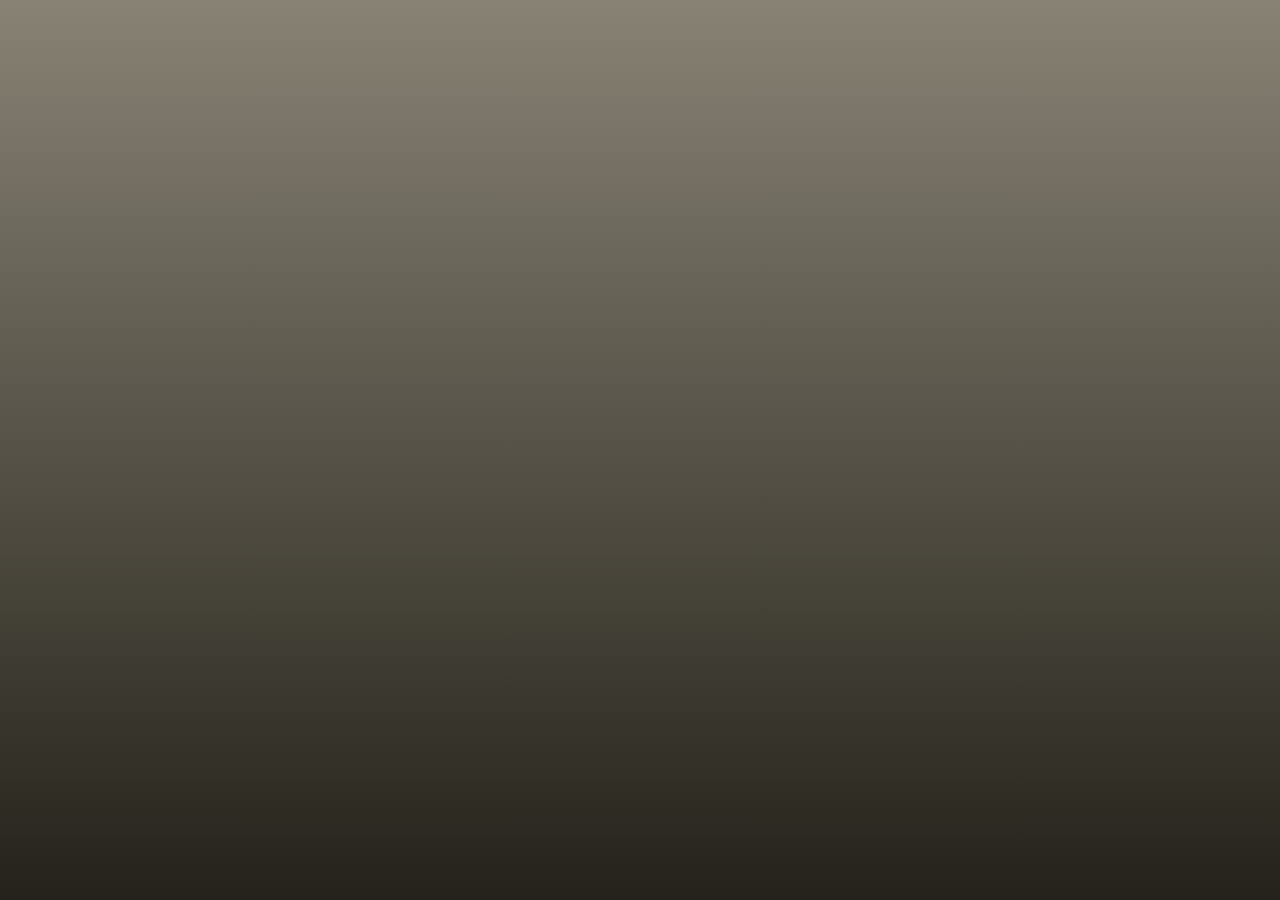
<file: index.html>
<!DOCTYPE html>
<html lang="fr">
<head>
  <meta charset="UTF-8">
  <meta name="viewport" content="width=device-width, initial-scale=1.0">
  <title>XIII</title>
  <link href="https://fonts.googleapis.com/css2?family=Cardo:wght@400;700&display=swap" rel="stylesheet">
  <style>
    body {
      margin: 0;
      height: 100vh;
      background: linear-gradient(to bottom, #878274, #24221a);
      cursor: pointer;
      overflow: hidden;
      position: relative;
      opacity: 1;
      transition: opacity 1s ease; /* transition pour le fondu sortant */
    }

    body.fade-out {
      opacity: 0;
    }

    .logo-container {
      position: absolute;
      top: 50%;
      left: 50%;
      transform: translate(-50%, -50%);
      width: 800px;
      max-width: 70%;
      height: auto;
    }

    .logo-container img {
      position: absolute;
      top: 50%;
      left: 50%;
      transform: translate(-50%, -50%);
      width: 100%;
      height: auto;
      user-select: none;
      pointer-events: none;
    }

    /* Fade-in pour XIII.svg */
    .logo-container img.xiii {
      opacity: 0;
      animation: fadeIn 1s forwards;
    }

    /* Dévoilement pour Barres_textes.svg */
    .logo-container img.barres {
      clip-path: inset(0 100% 0 0);
      animation: reveal 1s forwards;
      animation-delay: 1s;
    }

    @keyframes fadeIn {
      from { opacity: 0; }
      to { opacity: 1; }
    }

    @keyframes reveal {
      from { clip-path: inset(0 100% 0 0); }
      to   { clip-path: inset(0 0 0 0); }
    }
  </style>
</head>
<body onclick="fadeAndRedirect()">

  <div class="logo-container">
    <img src="XIII.svg" alt="Logo XIII Elite Club" class="xiii">
    <img src="Barres_textes.svg" alt="Texte superposé" class="barres">
  </div>

  <script>
    function fadeAndRedirect() {
      document.body.classList.add('fade-out');
      setTimeout(() => {
        window.location.href = 'accueil.html';
      }, 1000); // délai du fondu
    }

    // Redirection automatique après animations + pause
    setTimeout(() => {
      fadeAndRedirect();
    }, 3500);
  </script>

</body>
</html>
</file>
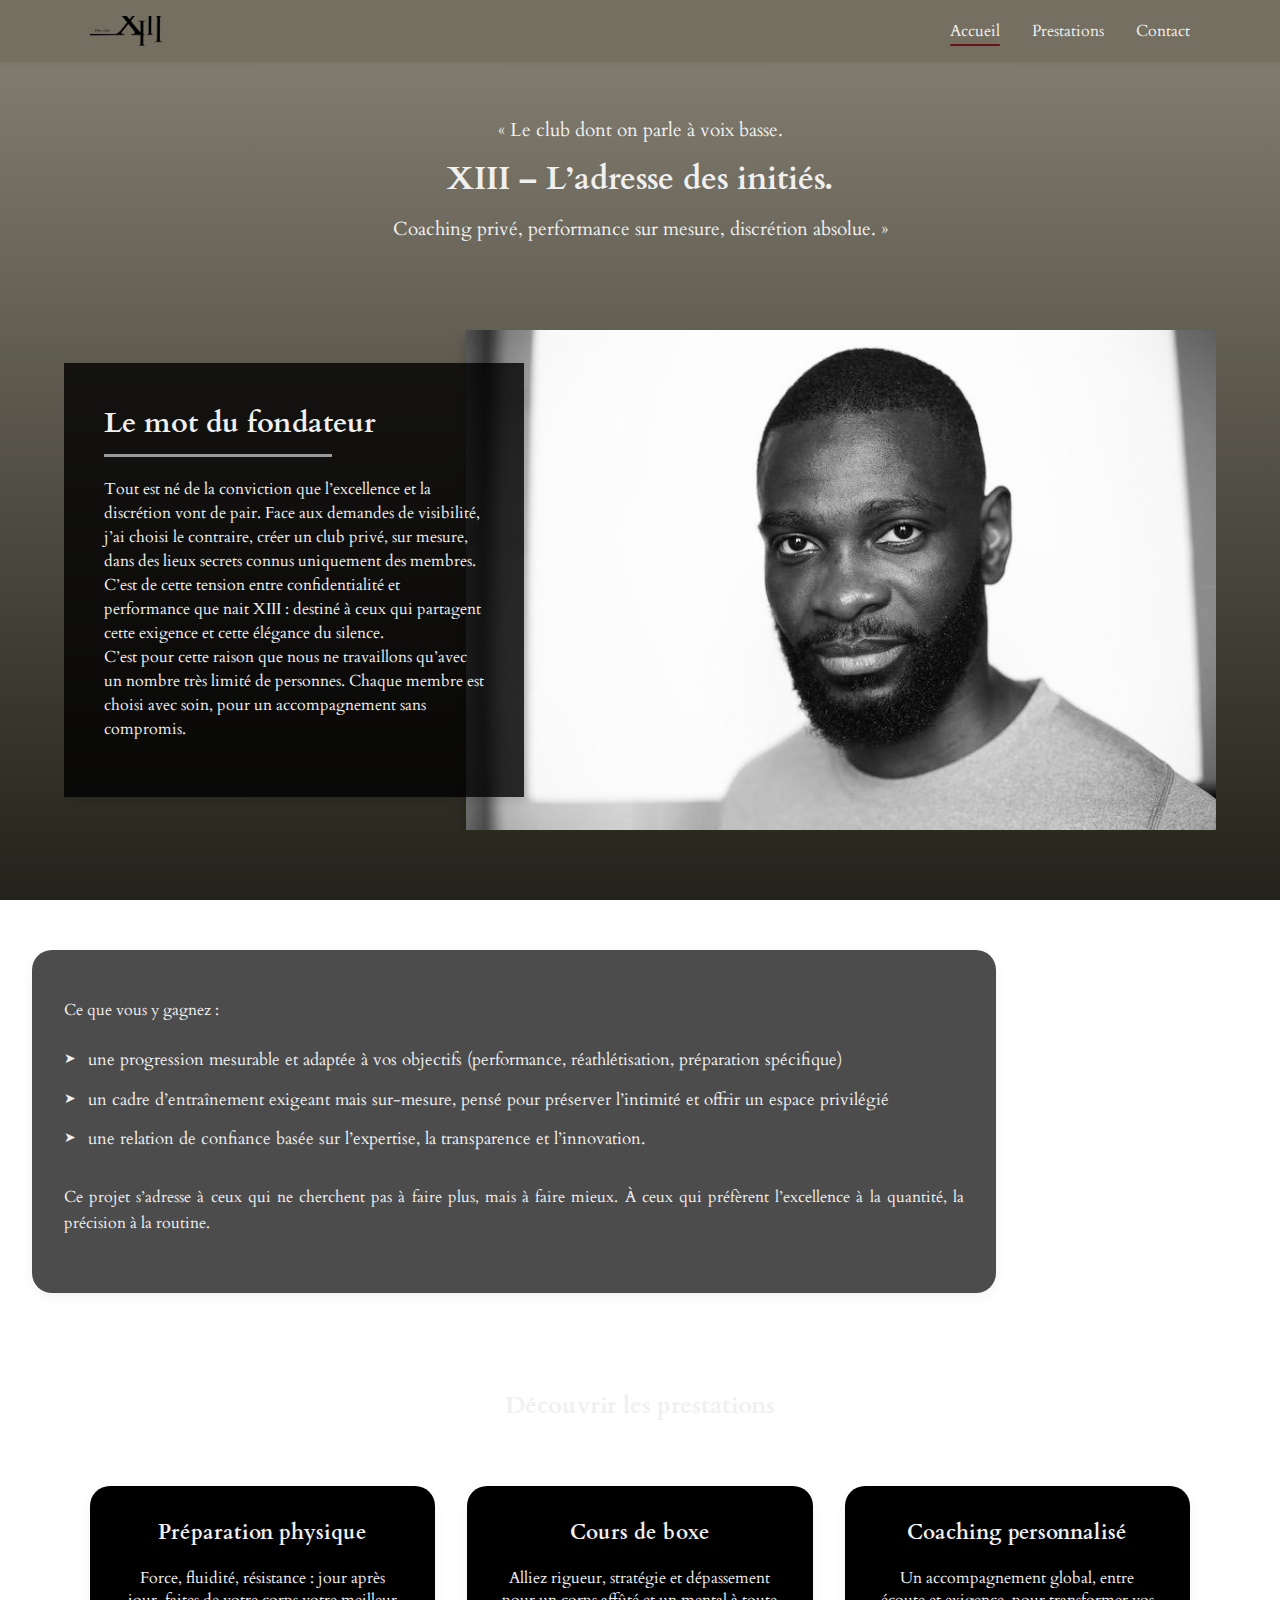
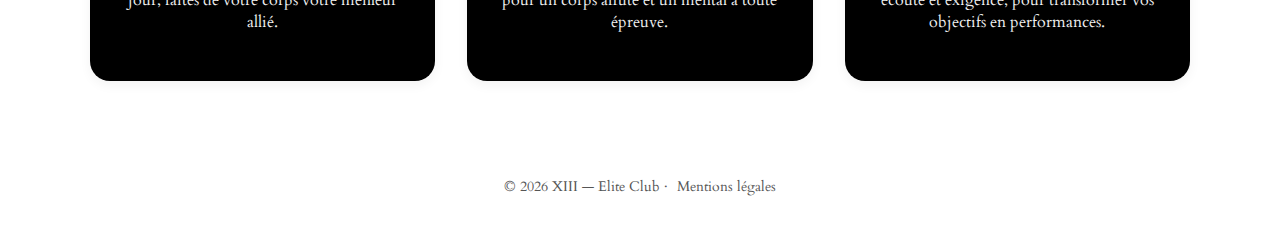
<file: accueil.html>
<!DOCTYPE html>
<html lang="fr">
<head>
  <meta charset="UTF-8">
  <meta name="viewport" content="width=device-width, initial-scale=1.0">
  <title>XIII – Elite Club</title>
  <link href="https://fonts.googleapis.com/css2?family=Cardo:wght@400;700&display=swap" rel="stylesheet">
  <link rel="stylesheet" href="style_dark.css">
</head>
<body>

  <header>
    <nav>
      <div class="logo">
        <a href="accueil.html">
          <img src="logo.png">
        </a>
      </div>

      <button class="menu-toggle" aria-label="Ouvrir le menu">
        <span></span>
        <span></span>
        <span></span>
      </button>

      <ul class="nav-links">
        <li><a href="accueil.html" class="active">Accueil</a></li>
        <li><a href="prestations.html">Prestations</a></li>
        <li><a href="contact.html">Contact</a></li>
      </ul>
    </nav>

  </header>

  <section class="intro">
    <p>« Le club dont on parle à voix basse.</p>
    <h1>XIII – L’adresse des initiés.</h1>
    <p>Coaching privé, performance sur mesure, discrétion absolue. »</p>
  </section>

  <!-- <hr class="separator"> -->

  <div class="container-carte">
      <img src="portraitbw.jpg" alt="Portrait" class="portrait">
      <div class="carte">
        <div class="contenu-carte">
        <h1>Le mot du fondateur</h1>
        <div class="texte-carte"></div>
          <p>
              Tout est né de la conviction que l’excellence et la discrétion vont de pair.  Face aux demandes de visibilité, j’ai choisi le contraire, créer un club privé, sur mesure, dans des lieux secrets connus uniquement des membres. C’est de cette tension entre confidentialité et performance que nait XIII : destiné à ceux qui partagent cette exigence et cette élégance du silence. 
              <br>
              C’est pour cette raison que nous ne travaillons qu’avec un nombre très limité de personnes. Chaque membre est choisi avec soin, pour un accompagnement sans compromis.
          </p>
        </div>
      </div>
  </div>

  <!-- <hr class="separator"> -->


  <!-- <section class="mot-du-fondateur">
    <h2>Le mot du fondateur :</h2>
    <p>
      Tout est né de la conviction que l’excellence et la discrétion vont de pair.  Face aux demandes de visibilité, j’ai choisi le contraire, créer un club privé, sur mesure, dans des lieux secrets connus uniquement des membres. C’est de cette tension entre confidentialité et performance que nait XIII : destiné à ceux qui partagent cette exigence et cette élégance du silence. 
      <br>
      C’est pour cette raison que nous ne travaillons qu’avec un nombre très limité de personnes. Chaque membre est choisi avec soin, pour un accompagnement sans compromis.
    </p>
  </section> -->

  <section class="arguments">
    <p>
      Ce que vous y gagnez :
    </p>
    <ul>
      <li>une progression mesurable et adaptée à vos objectifs (performance, réathlétisation, préparation spécifique) </li>
      <li>un cadre d’entraînement exigeant mais sur-mesure, pensé pour préserver l’intimité et offrir un espace privilégié</li>
      <li>une relation de confiance basée sur l’expertise, la transparence et l’innovation.</li>
    </ul>
    <p>
      Ce projet s’adresse à ceux qui ne cherchent pas à faire plus, mais à faire mieux.
      À ceux qui préfèrent l’excellence à la quantité, la précision à la routine.
    </p>
  </section>

  <h2 class="decouvrir-prestations">Découvrir les prestations</h2>

  <section class="services">

    <div class="card">
      <a  href="prestations.html#prestation-preparation">
      <h3>Préparation physique</h3>
      <p>Force, fluidité, résistance : jour après jour, faites de votre corps votre meilleur allié.</p>
      </a>
    </div>

    <div class="card" >
      <a href="prestations.html#prestation-boxe">
      <h3>Cours de boxe</h3>
      <p>Alliez rigueur, stratégie et dépassement pour un corps affûté et un mental à toute épreuve.</p>
      </a>
    </div>

    <div class="card">
      <a href="prestations.html#prestation-coaching">
      <h3>Coaching personnalisé</h3>
      <p>Un accompagnement global, entre écoute et exigence, pour transformer vos objectifs en performances.</p>
      </a>
    </div>

  </section>

  <!-- <div class="cta-contact">
    <a href="contact.html" class="btn">Contact</a>
  </div> -->

  <footer>
    © <span id="year"></span> XIII — Elite Club  
    · <a href="mentions-legales.html" class="legal-link">Mentions légales</a>
  </footer>


  <script>
    document.getElementById('year').textContent = new Date().getFullYear();
  </script>

  

</body>

<script>
  const toggle = document.querySelector('.menu-toggle');
  const navLinks = document.querySelector('.nav-links');

  toggle.addEventListener('click', () => {
    toggle.classList.toggle('open');
    navLinks.classList.toggle('open');
  });
</script>

</html>
</file>
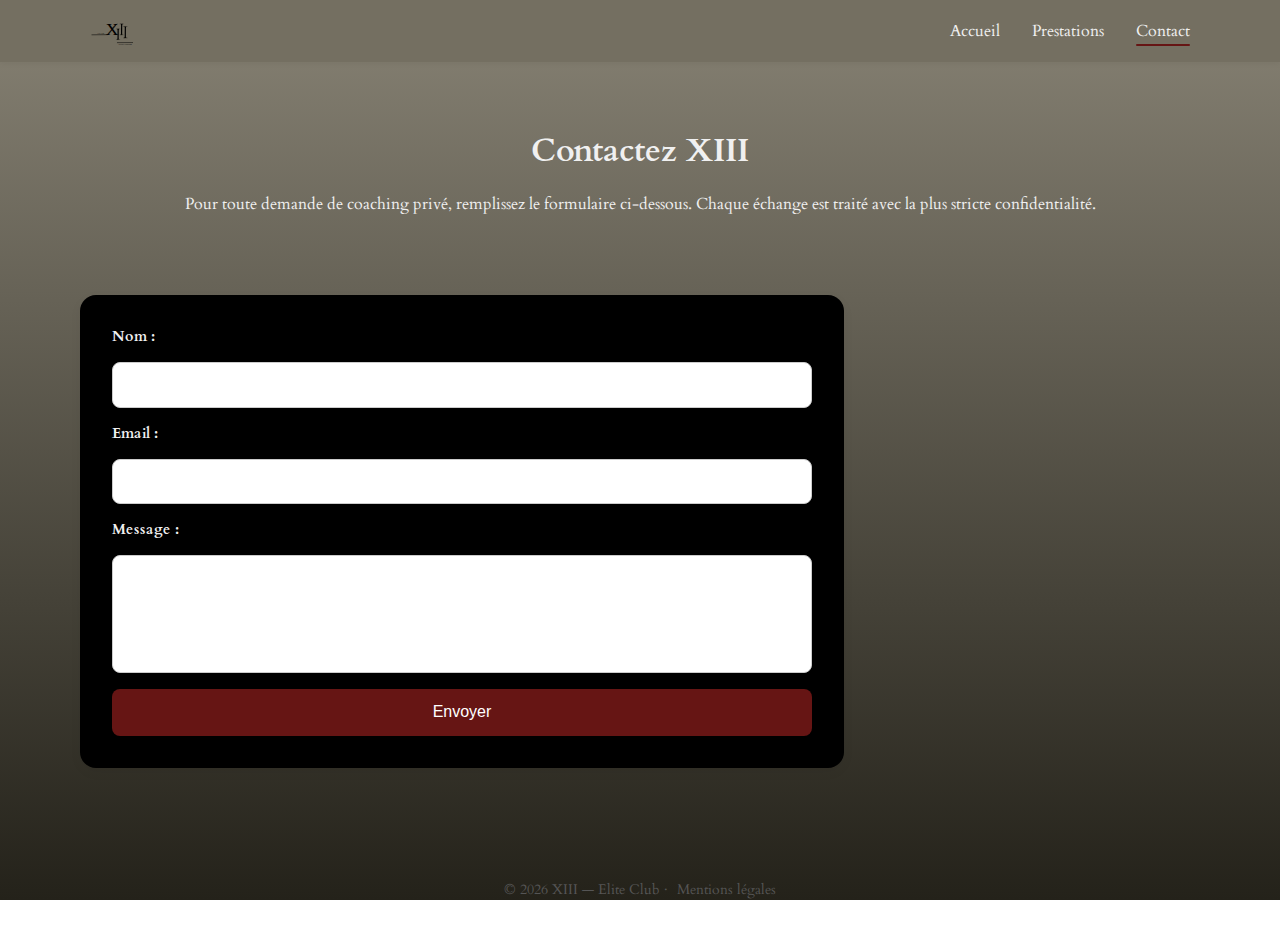
<file: contact.html>
<!DOCTYPE html>
<html lang="fr">
<head>
  <meta charset="UTF-8">
  <meta name="viewport" content="width=device-width, initial-scale=1.0">
  <title>Contact – XIII Coaching</title>
  <link href="https://fonts.googleapis.com/css2?family=Cardo:wght@400;700&display=swap" rel="stylesheet">
  <link rel="stylesheet" href="style_dark.css">
</head>
<body>

  <header>
    <nav>
      <div class="logo">
        <a href="accueil.html">
          <img src="Logo.svg">
        </a>
      </div>

      <button class="menu-toggle" aria-label="Ouvrir le menu">
        <span></span>
        <span></span>
        <span></span>
      </button>

      <ul class="nav-links">
        <li><a href="accueil.html">Accueil</a></li>
        <li><a href="prestations.html">Prestations</a></li>
        <li><a href="contact.html" class="active">Contact</a></li>
      </ul>
    </nav>

  </header>

  <section class="intro-contact">
    <h1>Contactez XIII</h1>
    <p>Pour toute demande de coaching privé, remplissez le formulaire ci-dessous.  
    Chaque échange est traité avec la plus stricte confidentialité.</p>
  </section>

  <section class="contact">
    <form action="mailto:contact@xiii.example" method="post" enctype="text/plain">
      <label>Nom :</label>
      <input type="text" name="nom" required>

      <label>Email :</label>
      <input type="email" name="email" required>

      <label>Message :</label>
      <textarea name="message" rows="5" required></textarea>

      <button type="submit">Envoyer</button>
    </form>
  </section>

  <footer>
    © <span id="year"></span> XIII — Elite Club  
    · <a href="mentions-legales.html" class="legal-link">Mentions légales</a>
  </footer>

  <script>
    document.getElementById('year').textContent = new Date().getFullYear();
  </script>

</body>

<script>
  const toggle = document.querySelector('.menu-toggle');
  const navLinks = document.querySelector('.nav-links');

  toggle.addEventListener('click', () => {
    toggle.classList.toggle('open');
    navLinks.classList.toggle('open');
  });
</script>

</html>
</file>
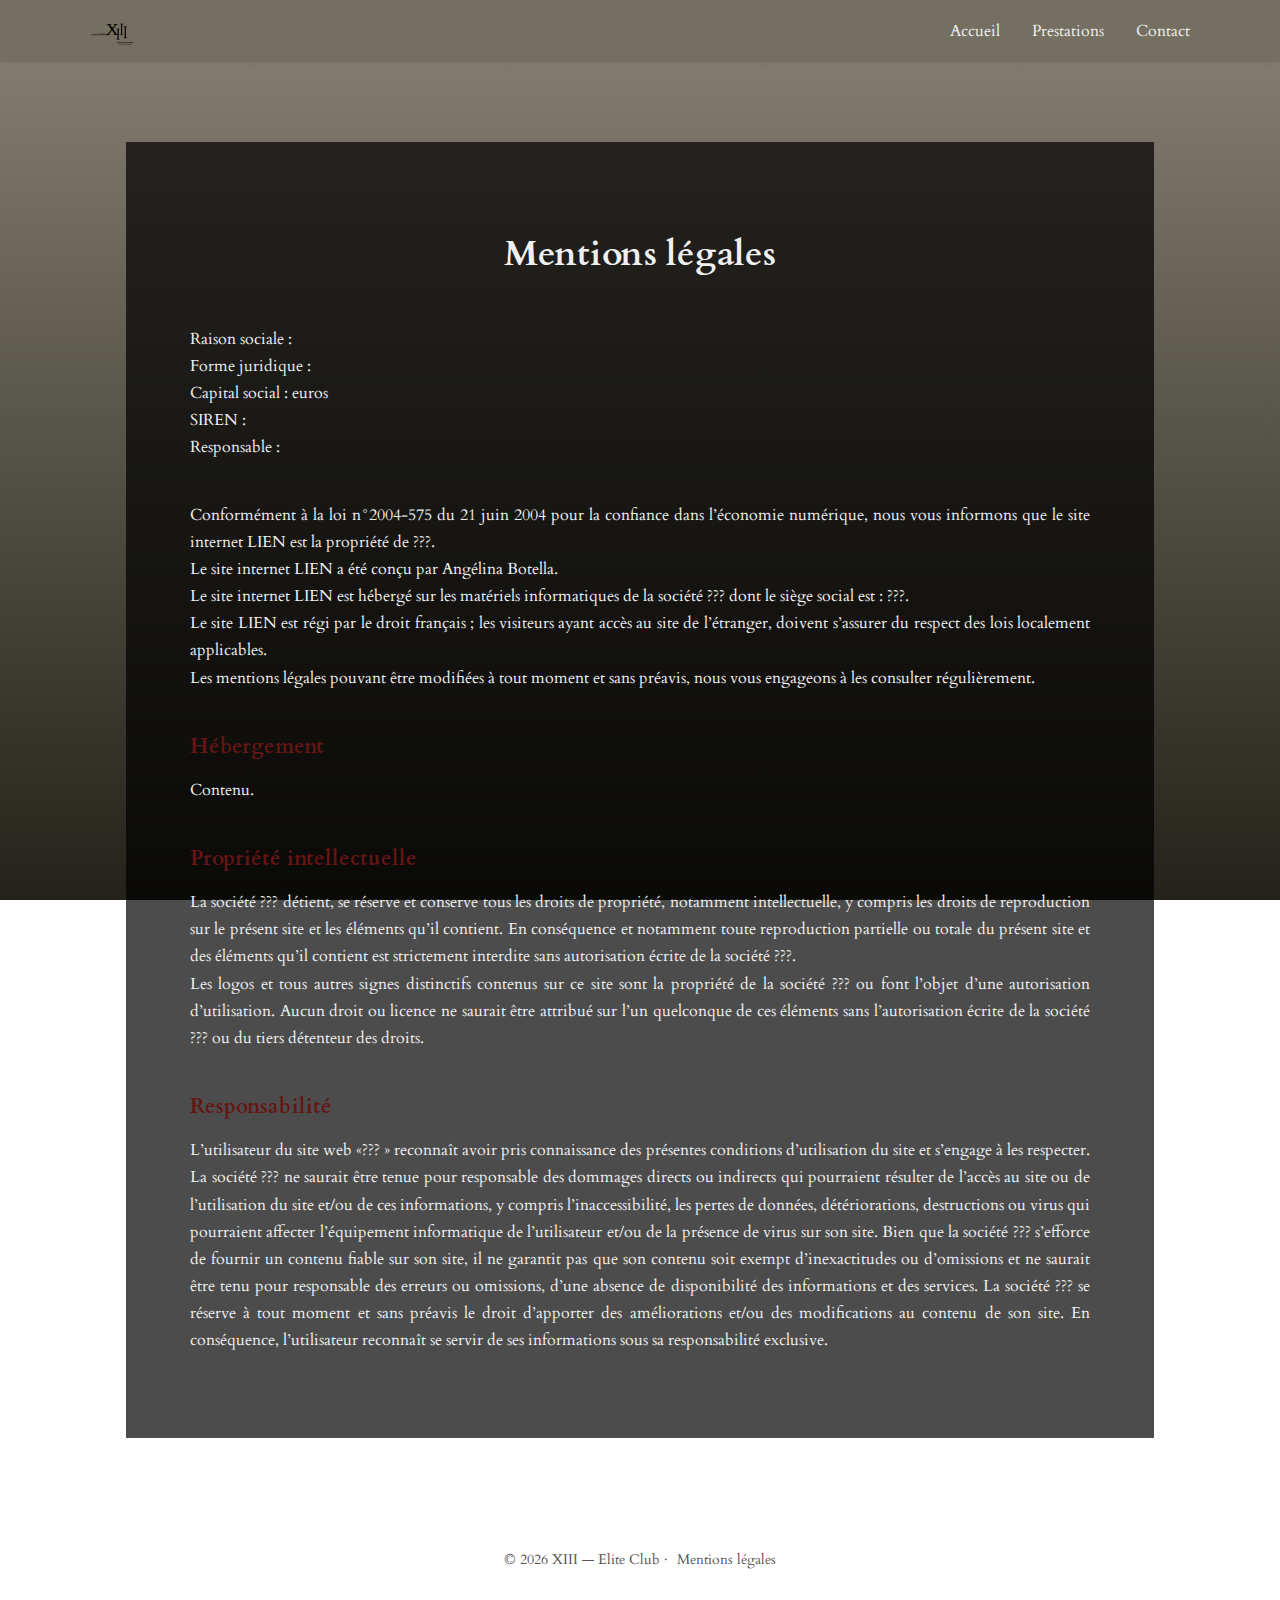
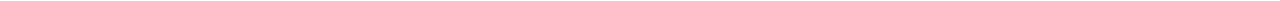
<file: mentions-legales.html>
<!DOCTYPE html>
<html lang="fr">
<head>
  <meta charset="UTF-8">
  <meta name="viewport" content="width=device-width, initial-scale=1.0">
  <title>Mentions légales – XIII</title>
  <link href="https://fonts.googleapis.com/css2?family=Cardo:wght@400;700&display=swap" rel="stylesheet">
  <link rel="stylesheet" href="style_dark.css">
</head>
<body>

  <header>
    <nav>
      <div class="logo">
        <a href="accueil.html">
          <img src="Logo.svg">
        </a>
      </div>

      <button class="menu-toggle" aria-label="Ouvrir le menu">
        <span></span>
        <span></span>
        <span></span>
      </button>

      <ul class="nav-links">
        <li><a href="accueil.html">Accueil</a></li>
        <li><a href="prestations.html">Prestations</a></li>
        <li><a href="contact.html">Contact</a></li>
      </ul>
    </nav>
  </header>

  <main class="mentions-legales">
    <h1>Mentions légales</h1>
    
    <section class="infos-légales">
      <p>
        Raison sociale : 
        <br>
        Forme juridique : 
        <br>
        Capital social :  euros
        <br>
        SIREN : 
        <br>
        Responsable : 
      </p>
    </section>

    <section>
      <p>
        Conformément à la loi n°2004-575 du 21 juin 2004 pour la confiance dans l’économie numérique, nous vous informons que le site internet LIEN est la propriété de ???.
        <br>
        Le site internet LIEN a été conçu par Angélina Botella.
        <br>
        Le site internet LIEN est hébergé sur les matériels informatiques de la société ??? dont le siège social est : ???. 
        <br>
        Le site LIEN est régi par le droit français ; les visiteurs ayant accès au site de l’étranger, doivent s’assurer du respect des lois localement applicables. 
        <br>
        Les mentions légales pouvant être modifiées à tout moment et sans préavis, nous vous engageons à les consulter régulièrement.
      </p>
    </section>

    <section>
      <h2>Hébergement</h2>
      <p>Contenu.</p>
    </section>

    <section>
      <h2>Propriété intellectuelle</h2>
      <p>
        La société ??? détient, se réserve et conserve tous les droits de propriété, notamment intellectuelle, y compris les droits de reproduction sur le présent site et les éléments qu’il contient. En conséquence et notamment toute reproduction partielle ou totale du présent site et des éléments qu’il contient est strictement interdite sans autorisation écrite de la société ???. 
        <br>
        Les logos et tous autres signes distinctifs contenus sur ce site sont la propriété de la société ??? ou font l’objet d’une autorisation d’utilisation. Aucun droit ou licence ne saurait être attribué sur l’un quelconque de ces éléments sans l’autorisation écrite de la société ??? ou du tiers détenteur des droits.
      </p>
    </section>

    <section>
      <h2>Responsabilité</h2>
      <p>
        L’utilisateur du site web «??? » reconnaît avoir pris connaissance des présentes conditions d’utilisation du site et s’engage à les respecter. 

        La société ??? ne saurait être tenue pour responsable des dommages directs ou indirects qui pourraient résulter de l’accès au site ou de l’utilisation du site et/ou de ces informations, y compris l’inaccessibilité, les pertes de données, détériorations, destructions ou virus qui pourraient affecter l’équipement informatique de l’utilisateur et/ou de la présence de virus sur son site. 

        Bien que la société ??? s’efforce de fournir un contenu fiable sur son site, il ne garantit pas que son contenu soit exempt d’inexactitudes ou d’omissions et ne saurait être tenu pour responsable des erreurs ou omissions, d’une absence de disponibilité des informations et des services. La société ??? se réserve à tout moment et sans préavis le droit d’apporter des améliorations et/ou des modifications au contenu de son site. En conséquence, l’utilisateur reconnaît se servir de ses informations sous sa responsabilité exclusive.
      </p>
    </section>
  </main>

  <footer>
    © <span id="year"></span> XIII — Elite Club  
    · <a href="mentions-legales.html" class="legal-link">Mentions légales</a>
  </footer>

  <script>
    document.getElementById('year').textContent = new Date().getFullYear();

    const toggle = document.querySelector('.menu-toggle');
    const navLinks = document.querySelector('.nav-links');
    toggle.addEventListener('click', () => {
      toggle.classList.toggle('open');
      navLinks.classList.toggle('open');
    });
  </script>

</body>
</html>
</file>
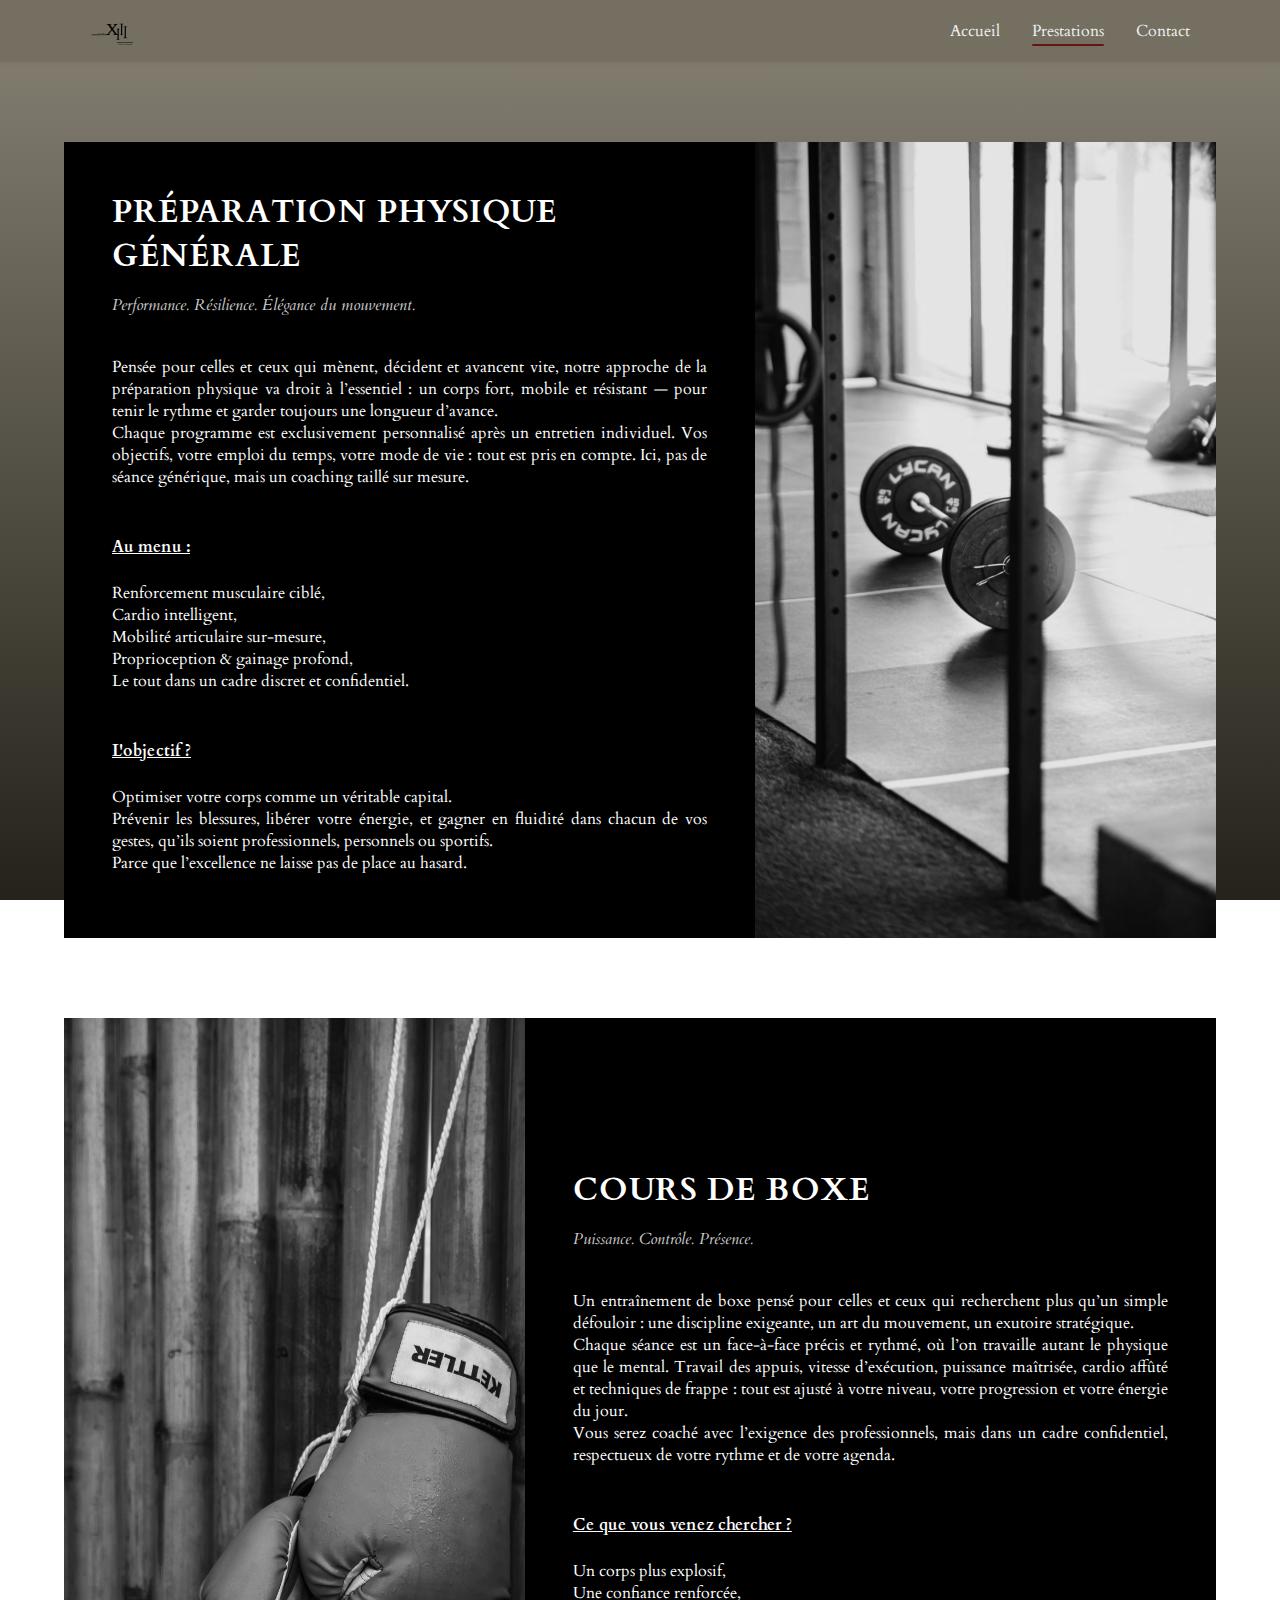
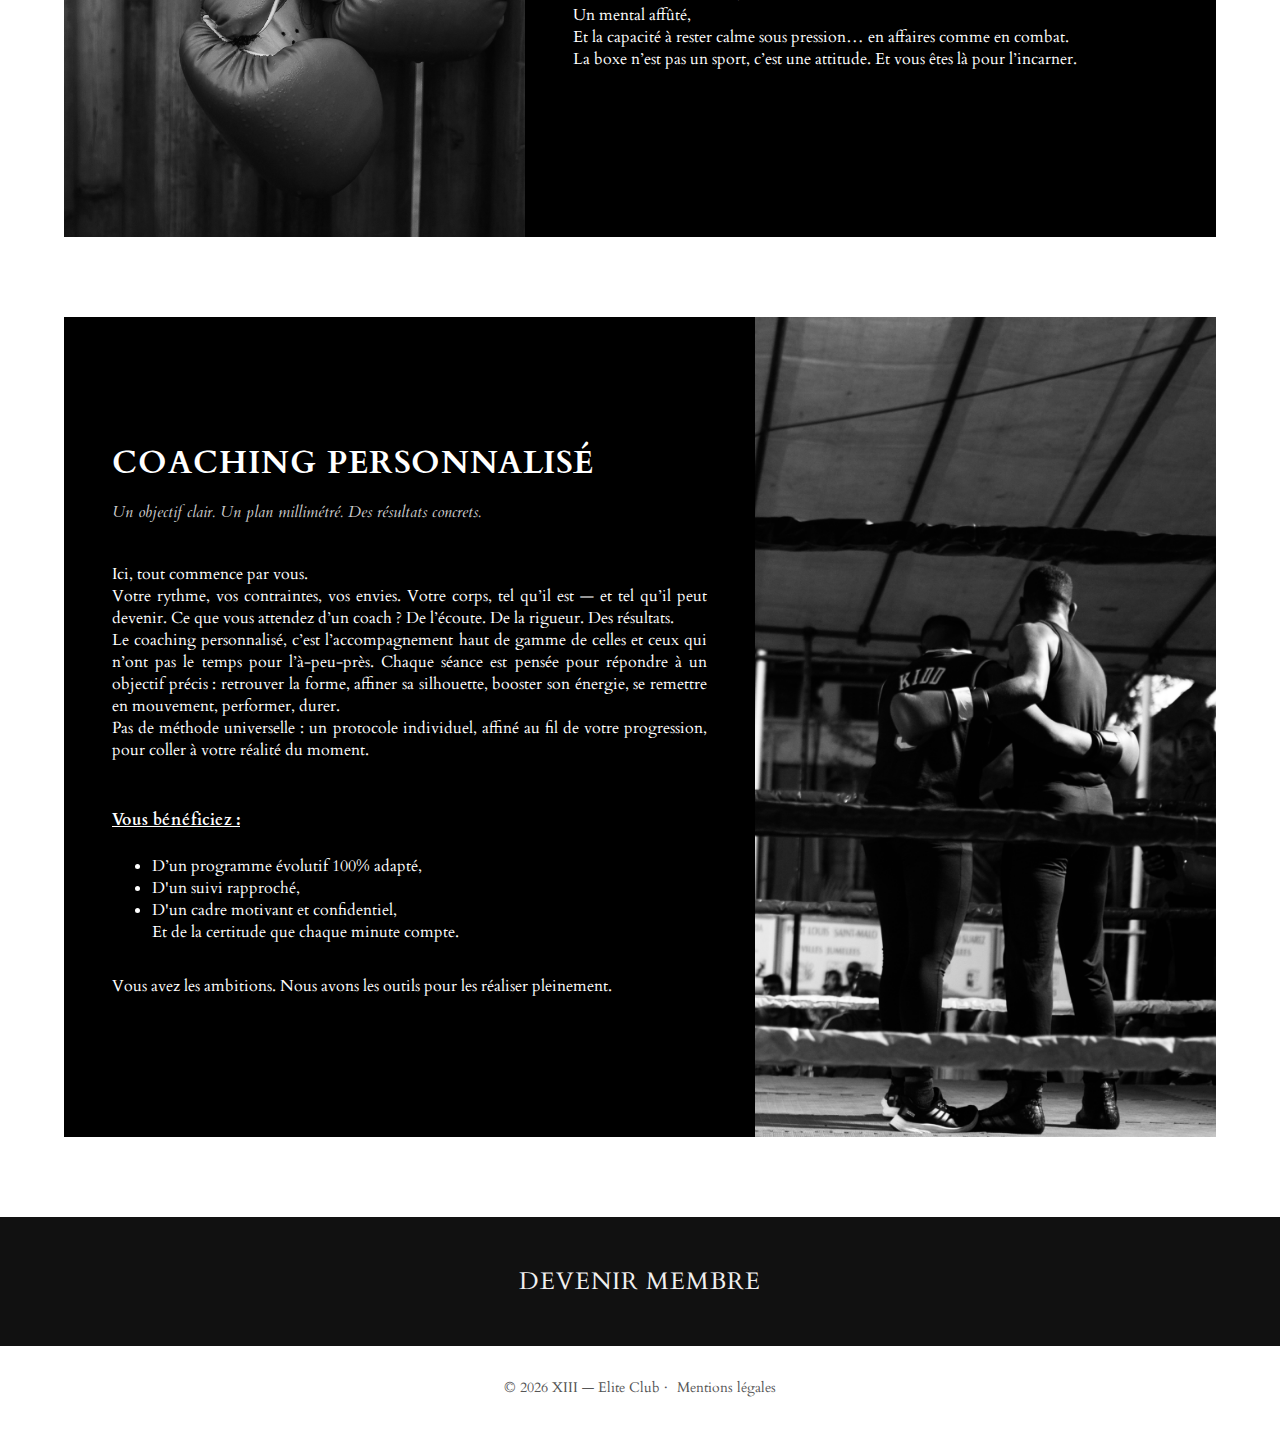
<file: prestations.html>
<!DOCTYPE html>
<html lang="fr">
<head>
  <meta charset="UTF-8">
  <meta name="viewport" content="width=device-width, initial-scale=1.0">
  <title>Prestations – XIII Coaching</title>
  <link href="https://fonts.googleapis.com/css2?family=Cardo:wght@400;700&display=swap" rel="stylesheet">
  <link rel="stylesheet" href="style_dark.css">
</head>
<body>

  <header>
    <nav>
      <div class="logo">
        <a href="accueil.html">
          <img src="Logo.svg">
        </a>
      </div>

      <button class="menu-toggle" aria-label="Ouvrir le menu">
        <span></span>
        <span></span>
        <span></span>
      </button>

      <ul class="nav-links">
        <li><a href="accueil.html">Accueil</a></li>
        <li><a href="prestations.html" class="active">Prestations</a></li>
        <li><a href="contact.html">Contact</a></li>
      </ul>
    </nav>

  </header>
<section class="rubriques">
  <span id="prestation-preparation">
  <div class="rubrique rubrique-1">
    <div class="texte">
      <div class="titre-prestation">Préparation physique générale</div>
      <div class="valeurs">Performance. Résilience. Élégance du mouvement.</div>
      <p>
        Pensée pour celles et ceux qui mènent, décident et avancent vite, notre approche de la préparation physique va droit à l’essentiel : un corps fort, mobile et résistant — pour tenir le rythme et garder toujours une longueur d’avance.
        <br>
        Chaque programme est exclusivement personnalisé après un entretien individuel. Vos objectifs, votre emploi du temps, votre mode de vie : tout est pris en compte. Ici, pas de séance générique, mais un coaching taillé sur mesure.
      </p>
      <div class="question">Au menu :</div>
      <p>
        Renforcement musculaire ciblé,
        <br>Cardio intelligent,
        <br>Mobilité articulaire sur-mesure,
        <br>Proprioception & gainage profond,
        <br>Le tout dans un cadre discret et confidentiel.
      </p>
      <div class="question">L'objectif ?</div>
      <p>
        Optimiser votre corps comme un véritable capital.
        <br>Prévenir les blessures, libérer votre énergie, et gagner en fluidité dans chacun de vos gestes, qu’ils soient professionnels, personnels ou sportifs.
        <br>Parce que l’excellence ne laisse pas de place au hasard.
      </p>
    </div>
    <img src="preparation-physique1.jpg" alt="Image rubrique 2">
  </div>
</span>

  <span id="prestation-boxe">
    <div class="rubrique rubrique-2">
      <img src="boxe1.jpg">
      <div class="texte">
        <div class="titre-prestation">Cours de boxe</div>
        <div class="valeurs">Puissance. Contrôle. Présence.</div>
        <p>
          Un entraînement de boxe pensé pour celles et ceux qui recherchent plus qu’un simple défouloir : une discipline exigeante, un art du mouvement, un exutoire stratégique.
          <br>
          Chaque séance est un face-à-face précis et rythmé, où l’on travaille autant le physique que le mental.
          Travail des appuis, vitesse d’exécution, puissance maîtrisée, cardio affûté et techniques de frappe : tout est ajusté à votre niveau, votre progression et votre énergie du jour.
          <br>
          Vous serez coaché avec l’exigence des professionnels, mais dans un cadre confidentiel, respectueux de votre rythme et de votre agenda.
        </p>
        <div class="question">Ce que vous venez chercher ?</div>
        <p>
          Un corps plus explosif,
          <br>Une confiance renforcée,
          <br>Un mental affûté,
          <br>Et la capacité à rester calme sous pression… en affaires comme en combat.
          <br>La boxe n’est pas un sport, c’est une attitude. Et vous êtes là pour l’incarner.
        </p>
      </div>
      </div>
    </span>

  <span id="prestation-coaching">
  <div class="rubrique rubrique-3">
    <div class="texte">
      <div class="titre-prestation">Coaching personnalisé</div>
      <div class="valeurs">Un objectif clair. Un plan millimétré. Des résultats concrets.</div>
        <p>
          Ici, tout commence par vous. <br>
          Votre rythme, vos contraintes, vos envies. Votre corps, tel qu’il est — et tel qu’il peut devenir.
          Ce que vous attendez d’un coach ? De l’écoute. De la rigueur. Des résultats.
          <br>
          Le coaching personnalisé, c’est l’accompagnement haut de gamme de celles et ceux qui n’ont pas le temps pour l’à-peu-près. Chaque séance est pensée pour répondre à un objectif précis : retrouver la forme, affiner sa silhouette, booster son énergie, se remettre en mouvement, performer, durer.
          <br>
          Pas de méthode universelle : un protocole individuel, affiné au fil de votre progression, pour coller à votre réalité du moment.
        </p>
        <div class="question">Vous bénéficiez :</div>
        <ul>
          <li>D’un programme évolutif 100% adapté,</li>
          <li>D'un suivi rapproché,</li>
          <li>D'un cadre motivant et confidentiel,</li>
          Et de la certitude que chaque minute compte.
        </ul>
        <p>
          Vous avez les ambitions. Nous avons les outils pour les réaliser pleinement.
        </p>
      </div>
    <img src="accompagnement-personnalise1.jpg" alt="Image rubrique 3">
  </div>
</span>
</section>

<div class="devenir-membre">
  <a href="contact.html">Devenir membre</a>
</div>


  <footer>
    © <span id="year"></span> XIII — Elite Club  
    · <a href="mentions-legales.html" class="legal-link">Mentions légales</a>
  </footer>

  <script>
    document.getElementById('year').textContent = new Date().getFullYear();
  </script>

</body>

<script>
  const toggle = document.querySelector('.menu-toggle');
  const navLinks = document.querySelector('.nav-links');

  toggle.addEventListener('click', () => {
    toggle.classList.toggle('open');
    navLinks.classList.toggle('open');
  });
</script>

</html>
</file>
<file: style_dark.css>
:root {
  --noir: #000;
  --gris: #f0f0f0;
  --bordeaux: #661514;
  --texte: #f0f0f0;
}

body {
  margin: 0;
  font-family: 'Cardo', serif;
  background: linear-gradient(to bottom, #878274, #24221a);
  color: var(--texte);
  min-height: 100vh;
  background-attachment: fixed; /* le dégradé reste fixe au scroll */
}


/* ---- NAVBAR ---- */
header {
  /* background: linear-gradient(to bottom, #878274, #24221a); */
  background-color: #746f61;
  position: sticky;
  top: 0;
  width: 100%;
  z-index: 10;
  box-shadow: 0 2px 6px rgba(0,0,0,0.05);
}

/* --- LOGO IMAGE --- */

.logo img {
  height: 55px;          /* augmente la taille réelle du SVG pour le zoomer */
  width: auto;
  transform: scale(1.3);  /* zoom visuel sans agrandir le canevas */
  transform-origin: center;
  display: block;
  object-fit: contain;
  object-position: center;
  background: transparent;
  margin: -6px 0;         /* compense les marges internes blanches */
}


nav {
  display: flex;
  justify-content: space-between;
  align-items: center;
  max-width: 1100px;
  margin: 0 auto;
  padding: 1rem 2rem;/* 
  background-color: var(--noir); */
  background-color: #746f61;
}

nav .logo {
  display: flex;
  align-items: center;
  overflow: hidden; /* cache les éventuels débords dus au zoom */
  height: 30px;     /* hauteur de la navbar */
}


nav ul {
  list-style: none;
  display: flex;
  gap: 2rem;
  margin: 0;
  padding: 0;
}

nav a {
  text-decoration: none;
  color: var(--texte);
  font-size: 1rem;
  position: relative;
  transition: color 0.3s ease;
}

nav a.active::after {
  content: "";
  position: absolute;
  bottom: -4px;
  left: 0;
  width: 100%;
  height: 2px;
  background-color: var(--bordeaux);
  border-radius: 2px;
}

nav a:hover {
  color: var(--bordeaux);
}

.intro-contact {
  width: 100%;
  color: #f0f0f0; 
  text-align: center; 
  font-family: 'Cardo', serif;
  line-height: 1.3;
  box-sizing: border-box;
  padding-top: 3rem;
} 

/* ---- INTRO ---- */

.intro {
  width: 100%;
  color: #f0f0f0; 
  text-align: center; 
  font-family: 'Cardo', serif;
  line-height: 1.3;
  box-sizing: border-box;
  padding-top: 3rem;
  padding-bottom: 3rem;
} 

.intro h1 {
  font-size: 2rem;
  font-weight: 700;
  margin: 1rem 0;
}

.intro p {
  font-size: 1.2rem;
  margin: 0.5rem 0;
}

@media (max-width: 768px) {
  .intro h1 {
    font-size: 1.6rem;
  }
  .intro p {
    font-size: 1rem;
  }
}


/* ---- SERVICES ---- */
.services {
  display: grid;
  grid-template-columns: repeat(auto-fit, minmax(280px, 1fr));
  gap: 2rem;
  max-width: 1100px;
  margin: 4rem auto;
  padding: 0 2rem;
  justify-content: center;
  justify-items: center;
}

.card {
  background: var(--noir);
  color: var(--gris);
  border-radius: 20px;
  padding: 2rem;
  box-shadow: 0 4px 12px rgba(0,0,0,0.05);
  text-align: center;
  transition: all 0.3s ease;
  cursor: pointer;
}

.card:hover {
  background-color: var(--bordeaux);
  color: var(--gris);
  transform: translateY(-4px);
}

.card h3 {
  margin-top: 0;
  font-size: 1.3rem;
}

/* Liens dans les cartes (pour éviter le bleu/souligné après clic) */
.services a,
.services a:visited,
.services a:hover,
.services a:active {
  text-decoration: none;
  color: inherit;
}

.arguments {
  width: 900px;
  max-width: 85%;
  margin: 2rem;
  color: var(--gris);
  background: rgba(0, 0, 0, 0.7);
  border-radius: 20px;
  padding: 2rem;
  box-shadow: 0 4px 12px rgba(0,0,0,0.05);
  text-align: left;
  transition: all 0.3s ease;
  cursor: pointer;
}

@media (max-width: 700px) {
  .arguments {
  margin: 0.8rem;
  color: var(--gris);
  background: rgba(0, 0, 0, 0.7);
  border-radius: 20px;
  padding: 1rem;
  box-shadow: 0 4px 12px rgba(0,0,0,0.05);
  text-align: left;
  transition: all 0.3s ease;
  cursor: pointer;
}
}

.arguments p {
  text-align: justify;
  line-height: 1.6;
  margin-bottom: 1.5rem;
}

.arguments ul {
  list-style: none; /* supprime les puces classiques */
  padding: 0;
  margin: 1rem 0 2rem 0;
}

.arguments ul li {
  position: relative;
  padding-left: 1.5rem; /* espace pour la flèche */
  margin-bottom: 0.8rem;
  font-size: 1.05rem;
  color: var(--gris);
  line-height: 1.6;
}

.arguments ul li::before {
  content: "➤";
  position: absolute;
  left: 0;
  top: 0;
  color: var(--gris);
  font-size: 0.9rem;
  line-height: 1.6;
}



/* ---- CONTACT ---- */
.contact {
  background: var(--noir);
  color: var(--gris);
  border-radius: 16px;
  max-width: 700px;
  margin: 5rem ;
  padding: 2rem;
  box-shadow: 0 4px 12px rgba(0,0,0,0.05);
}

@media (max-width: 700px) {
  .contact {
  background: var(--noir);
  color: var(--gris);
  border-radius: 16px;
  max-width: 700px;
  margin: 2.5rem 1rem;
  padding: 2rem;
  box-shadow: 0 4px 12px rgba(0,0,0,0.05);
}
}

.contact form {
  display: flex;
  flex-direction: column;
  gap: 1rem;
}

label {
  font-weight: 600;
  font-size: 0.9rem;
}

input, textarea {
  padding: 0.8rem;
  border: 1px solid #ccc;
  border-radius: 8px;
  font-family: inherit;
  resize: none;
}

button {
  background-color: var(--bordeaux);
  color: white;
  border: none;
  border-radius: 8px;
  padding: 0.9rem 1.2rem;
  font-size: 1rem;
  cursor: pointer;
  transition: background 0.3s;
}

button:hover {
  background-color: #000;
}

/* ---- CTA ---- */
.cta-contact {
  text-align: center;
  margin: 3rem 0 4rem;
}

.btn {
  display: inline-block;
  background: var(--bordeaux);
  color: white;
  padding: 0.9rem 1.8rem;
  border-radius: 8px;
  text-decoration: none;
  font-weight: bold;
  transition: background 0.3s;
}

.btn:hover {
  background: #000000;
}

/* ---- FOOTER ---- */
footer {
  text-align: center;
  padding: 2rem;
  color: #555;
  font-size: 0.9rem;
}

footer .legal-link {
  color: #555;
  text-decoration: none;
  margin-left: 0.3rem;
  transition: color 0.3s;
}

footer .legal-link:hover {
  color: #555;
  text-decoration: underline;
}


/* ---- PAGE CONTENU ---- */
.content-box {
  background: white;
  border-radius: 20px;
  max-width: 900px;
  margin: 4rem auto;
  padding: 3rem;
  box-shadow: 0 4px 12px rgba(0,0,0,0.05);
}

.content p {
  line-height: 1.7;
  color: #444;
  margin-bottom: 1.5rem;
}

.content .btn {
  display: inline-block;
  margin-top: 1rem;
}

/* ---- NAV RESPONSIVE ---- */
.menu-toggle {
  display: none;
  flex-direction: column;
  justify-content: space-between;
  width: 28px;
  height: 20px;
  background: none;
  border: none;
  padding: 0;
  cursor: pointer;
  z-index: 20;
  position: relative;
}

/* Supprime les effets de hover indésirables */
.menu-toggle:hover {
  background: none;
  box-shadow: none;
}

/* Barres du hamburger */
.menu-toggle span {
  display: block;
  width: 100%;
  height: 2px;
  background-color: var(--noir);
  border-radius: 2px;
  transition: all 0.3s ease;
}

/* Quand le menu est ouvert → les barres deviennent bordeaux */
.menu-toggle.open span {
  background-color: var(--bordeaux);
}

/* --- MOBILE --- */
@media (max-width: 800px) {
  nav {
    position: relative;
  }

  .menu-toggle {
    display: flex;
  }

  nav ul {
    display: flex;
    flex-direction: column;
    align-items: center;
    gap: 1.5rem;
    position: absolute;
    top: 100%;
    right: 0;
    background: linear-gradient(to bottom, #878274, #24221a);
    width: 100%;
    padding: 2rem 0;
    box-shadow: 0 4px 12px rgba(0,0,0,0.1);
    transform: translateY(-20px);
    opacity: 0;
    pointer-events: none;
    transition: all 0.35s ease;
  }

  nav ul.open {
    transform: translateY(0);
    opacity: 1;
    pointer-events: auto;
  }

  nav ul li a {
    font-size: 1.1rem;
  }
}

/* ---- MENTIONS LÉGALES ---- */
.mentions-legales {
  max-width: 900px;
  margin: 5rem auto;
  padding: 4rem;
  color: var(--gris);
  background-color: rgba(0, 0, 0, 0.7);
}

.mentions-legales h1 {
  font-size: 2.2rem;
  text-align: center;
  margin-bottom: 3rem;
  font-weight: 700;
  color: var(--gris);
}

.mentions-legales h2 {
  font-size: 1.3rem;
  margin-top: 2rem;
  margin-bottom: 0.8rem;
  font-weight: 700;
  color: var(--bordeaux);
}

.mentions-legales p {
  line-height: 1.7;
  font-size: 1rem;
  color: var(--texte);
  margin-bottom: 1.2rem;
  text-align: justify;
}

.mentions-legales section + section {
  margin-top: 2.5rem;
}


  .container-carte {
    position: relative;
    /* width: 900px; */
    height: 500px;
    display: flex;
    justify-content: center;
    align-items: center;
    margin: 2rem auto;/* ajoute de l’espace autour */
    max-width: 90%;
    overflow: hidden; /* empêche les débords visuels */
    margin-bottom: 120px;
  }


    .portrait {
      position: absolute;
      right: 0;             /* coller à droite du container */
      top: 0;
      height: 100%;         /* utilise toute la hauteur du container */
      width: auto;
      object-fit: cover;
      box-shadow: 0 4px 12px rgba(0, 0, 0, 0.2);
    }

    .carte {
      position: absolute;
      left: 0;
      top: 50%; /* centrée verticalement dans le container */
      transform: translateY(-50%);
      background-color: rgba(0, 0, 0, 0.8);
      padding: 40px;
      width: 380px;
      border-radius: 0;
      box-shadow: 0 4px 10px rgba(0, 0, 0, 0.1);
      z-index: 2;
      transition: all 0.3s ease;
    }

    .carte h1 {
      margin: 0;
      font-size: 1.8rem;
      color: var(--gris);
    }

    .texte-carte {
      height: 3px;
      width: 60%;
      background-color: #999;
      margin: 12px 0 20px 0;
    }

    .carte p {
      color: var(--gris);
      line-height: 1.5;
    }

    /* --- Responsive --- */
    @media (max-width: 1000px) {
      body {
        align-items: flex-start;
        height: auto;
      }

      .container-carte {
        flex-direction: column;
        width: 100%;
        height: auto;
        margin-top: 20px;
      }

      .portrait {
        position: static;
        width: 100%;
        height: auto;
        right: 0;
        border-radius: 0;
        box-shadow: none;
      }

      .carte {
        position: static;
        transform: none;
        padding: 20px;
        width: 100%;
        max-width: 900px;
        box-shadow: none;
        background-color: rgba(0, 0, 0, 0.8);
      }

      .texte-carte {
      height: 3px;
      width: 60%;
      background-color: #999;
      }
      
      .contenu-carte{
        margin: 18px;
      }
    }



.separator {
  display: block;
  max-width: 400px;  
  width: 30%;              /* moitié de la largeur de l’écran */
  margin: 3rem auto;       /* centrée avec espace autour */
  border: none;            /* supprime le style par défaut */
  height: 2px;             /* épaisseur fine et élégante */
  background-color: #f0f0f0; /* couleur de la barre */
  border-radius: 2px;      /* légère douceur aux extrémités */
}


.decouvrir-prestations {
  text-align: center;
  margin-top: 6rem;
}


/* --- Conteneur des rubriques --- */

.rubriques {
  margin: 5%;
}


.rubrique {
  display: flex;
  align-items: stretch;
  justify-content: center;
  max-width: 1400px;
  margin: 5rem auto;
  gap: 0; /* le fond du texte touche l'image */
}

/* image et texte côte à côte */
.rubrique img {
  width: 40%;
  object-fit: cover;
  height: auto;
}

/* bloc texte */
.rubrique .texte {
  width: 60%;
  background-color: #000;
  color: #fff;
  padding: 3rem;
  text-align: justify;
  display: flex;
  flex-direction: column;
  justify-content: center;
}

/* titres et sous-titres */
.titre-prestation {
  font-size: 2rem;
  font-weight: 700;
  margin-bottom: 1rem;
  text-transform: uppercase;
  letter-spacing: 1px;
  text-align: left;
}

@media (max-width: 800px) {
  .titre-prestation {
  font-size: 1.5rem;
  font-weight: 700;
  margin-bottom: 1rem;
  text-transform: uppercase;
  letter-spacing: 1px;
  text-align: left;
}
}

.valeurs {
  font-style: italic;
  margin-bottom: 1.5rem;
  color: #ccc;
}

.question {
  font-weight: bold;
  text-decoration: underline;
  margin-top: 2rem;
  margin-bottom: 0.5rem;
}

/* devenir membre */
.devenir-membre {
  background-color: #111;
  text-align: center;
  padding: 3rem;
  margin-top: 5rem;
  font-size: 1.5rem;
  letter-spacing: 1px;
  text-transform: uppercase;
  color: var(--gris);
  text-decoration: none;
}

.devenir-membre a {
  color: var(--gris);              
  text-decoration: none; 
}

.devenir-membre a:hover {
  color: white; 
  text-decoration: none;
}

.devenir-membre a:visited {
  color: var(--gris);
  text-decoration: none;
}

/* marges latérales (au-delà des 1400px max) */
@media (min-width: 1600px) {
  .rubrique {
    margin-left: 10vw;
    margin-right: 10vw;
  }
}
</file>
